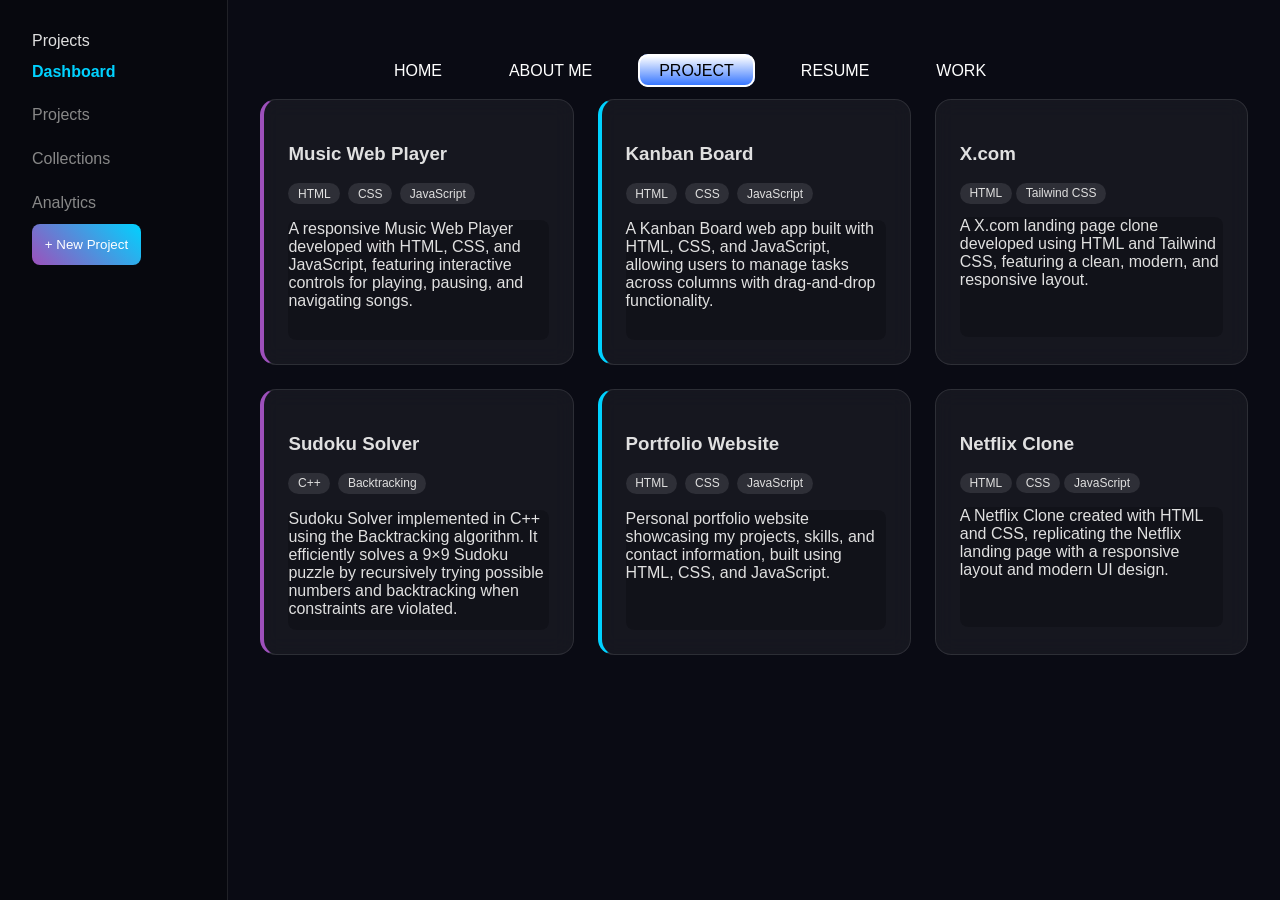
<file: about1.html>
<!DOCTYPE html>
<html lang="en">

<head> 
    <meta charset="UTF-8">
    <meta name="viewport" content="width=device-width, initial-scale=1.0">
    <title>Project Forge Dashboard</title>
    <link rel="stylesheet" href="style2.css">     <link rel="stylesheet" href="https://cdnjs.cloudflare.com/ajax/libs/font-awesome/6.5.1/css/all.min.css">

</head>
 
<body>
    <div class="dashboard-container">
        <!-- <div class="sidebarr"> -->
        <aside class="sidebar">
            <div class="logo">Projects</div>
            <nav>
                <a href="#" class="active">Dashboard</a>
                <a href="#">Projects</a>
                <a href="#">Collections</a>
                <a href="#">Analytics</a>
            </nav>
            <button class="btn-new">+ New Project</button>
        </aside>
        <!-- </div> -->

        <div class="navicon">
            <ul class="navlist">
            <li><a class="nav nav-a home" href="#">Home</a></li>
            <li><a class="nav nav-a about" href="#">About ME</a></li>
            <li><a class="nav nav3 btn " href="#">Project</a></li>
            <li><a class="nav nav-a resume" href="#">RESUME</a></li>
            <li><a class="nav nav-a" href="#">Work</a></li>
        </ul>
        </div>


        <div class="nav-icon">
        <nav class="icon-navbar">
                <a href="#home" class="nav-item" title="Home">
                    <i class="fa-solid fa-house home"></i>
                    <span class="tooltip">Home</span>
                </a>
                <a href="#about" class="nav-item" title="About Me">
                    <i class="fa-solid fa-user about"></i>
                    <span class="tooltip">About</span>
                </a>
                <a href="#projects" class="nav-item" title="Projects">
                    <i class="fa-solid fa-code nav3"></i>
                    <span class="tooltip">Projects</span>
                </a>
                <a href="#resume" class="nav-item" title="Resume">
                    <i class="fa-solid fa-file-pdf fileicon"></i>
                    <span class="tooltip">Resume</span>
                </a>
                <a href="#work" class="nav-item" title="Work Experience">
                    <i class="fa-solid fa-briefcase"></i>
                    <span class="tooltip">Work</span>
                </a>
            </nav>
</div>

        <main class="main-content">
            <header class="top-bar">

                <div class="profile-icon">
            
                </div>
            </header>



            <div class="bento-grid">
                <div class="card1 card card-purple">
                    <div class="card-header">
                        <span class="icon"></span>
                        <h3>Music Web Player</h3>
                    </div>
                    <div class="tags">
                        <span class="tag">HTML</span>
                        <span class="tag status">CSS</span>
                        <span class="tag status">JavaScript</span>
                    </div>
                    <div class="preview-box">
                        A responsive Music Web Player developed with HTML, CSS, and JavaScript, featuring interactive
                        controls for playing, pausing, and navigating songs.
                    </div>
                </div>


                <div class="card2 card card-blue">
                    <div class="card-header">
                        <span class="icon"></span>
                        <h3>Kanban Board</h3>
                    </div>
                    <div class="tags">
                        <span class="tag">HTML</span>
                        <span class="tag status">CSS</span>
                        <span class="tag status">JavaScript</span>
                    </div>
                    <div class="preview-box">A Kanban Board web app built with HTML, CSS, and JavaScript, allowing users
                        to manage tasks across columns with drag-and-drop functionality.</div>
                </div>



                <div class="card3 card card-red tall">
                    <div class="card-header">
                        <span class="icon"></span>
                        <h3>X.com</h3>
                    </div>
                    <span class="tag">HTML</span>
                    <span class="tag status">Tailwind CSS</span>

                    <div class="preview-box large">A X.com landing page clone developed using HTML and Tailwind CSS,
                        featuring a clean, modern, and responsive layout.</div>
                </div>

                <div class="card4 card card-purple">
                    <div class="card-header">
                        <span class="icon"></span>
                        <h3>Sudoku Solver</h3>
                    </div>
                    <div class="tags">
                        <span class="tag">C++</span>
                        <span class="tag status">Backtracking</span>
                    </div>
                    <div class="preview-box">
                        Sudoku Solver implemented in C++ using the Backtracking algorithm. It efficiently solves a 9×9
                        Sudoku puzzle by recursively trying possible numbers and backtracking when constraints are
                        violated.
                    </div>
                </div>

                <div class="card5 card card-blue">
                    <div class="card-header">
                        <span class="icon"></span>
                        <h3>Portfolio Website</h3>
                    </div>
                    <div class="tags">
                        <span class="tag">HTML</span>
                        <span class="tag status">CSS</span>
                        <span class="tag status">JavaScript</span>
                    </div>
                    <div class="preview-box">Personal portfolio website showcasing my projects, skills, and contact
                        information, built using HTML, CSS, and JavaScript.</div>
                </div>

                <div class="card6 card card-red tall">
                    <div class="card-header">
                        <span class="icon"></span>
                        <h3>Netflix Clone</h3>
                    </div>
                    <span class="tag">HTML</span>
                    <span class="tag status">CSS</span>
                    <span class="tag status">JavaScript</span>
                    <div class="preview-box large">A Netflix Clone created with HTML and CSS, replicating the Netflix
                        landing page with a responsive layout and modern UI design.</div>
                </div>
            </div>
        </main>
    </div>
    <script src="script2.js"></script>
</body>

</html>
</file>
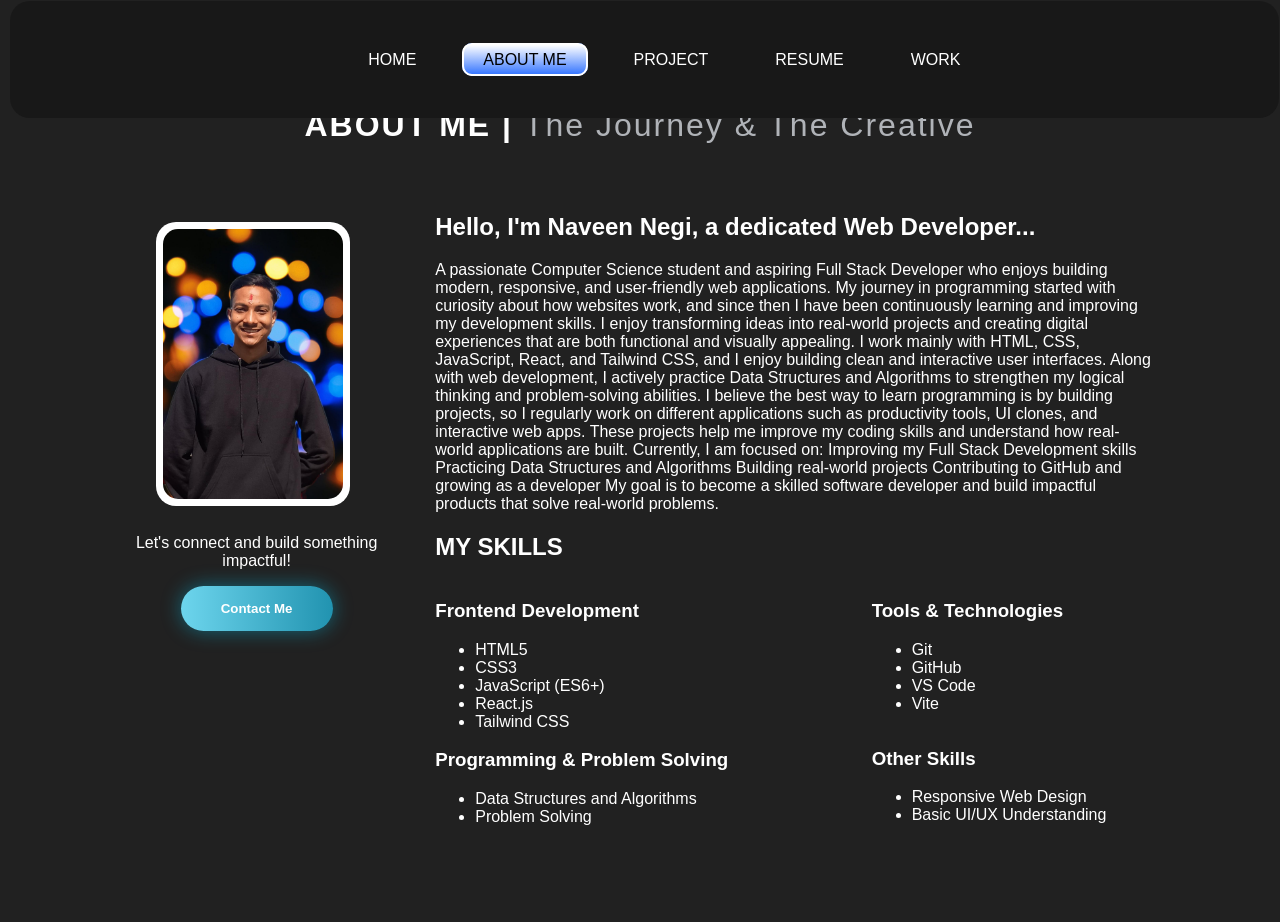
<file: about2.html>
<!DOCTYPE html>
<html lang="en">

<head>
    <meta charset="UTF-8">
    <meta name="viewport" content="width=device-width, initial-scale=1.0">
    <title>About Me - Portfolio</title>
    <link rel="stylesheet" href="style3.css">

     <link rel="stylesheet" href="https://cdnjs.cloudflare.com/ajax/libs/font-awesome/6.5.1/css/all.min.css">



</head>

<body>

    <section class="about-section">
        <div class="navdiv">
            <ul class="navlist">
                <li><a class="home nav nav-a " href="#">Home</a></li>
                <li><a class="nav nav3 " href="#">About ME</a></li>
                <li><a class="nav nav-a btn " href="#">Project</a></li>
                <li><a class="nav nav-a resume" href="#">RESUME</a></li>
                <li><a class="nav nav-a" href="#">Work</a></li>
            </ul>




            

        


        </div>



     <div class="navicon">
        <nav class="icon-navbar">
                <a href="#home" class="nav-item" title="Home">
                    <i class="fa-solid fa-house home"></i>
                    <span class="tooltip">Home</span>
                </a>
                <a href="#about" class="nav-item" title="About Me">
                    <i class="fa-solid fa-user nav3"></i>
                    <span class="tooltip">About</span>
                </a>
                <a href="#projects" class="nav-item" title="Projects">
                    <i class="fa-solid fa-code btn"></i>
                    <span class="tooltip">Projects</span>
                </a>
                <a href="#resume" class="nav-item" title="Resume">
                    <i class="fa-solid fa-file-pdf fileicon"></i>
                    <span class="tooltip">Resume</span>
                </a>
                <a href="#work" class="nav-item" title="Work Experience">
                    <i class="fa-solid fa-briefcase"></i>
                    <span class="tooltip">Work</span>
                </a>
            </nav>
</div>





        <div>
            <h2 class="section-title">ABOUT ME | <span>The Journey & The Creative</span></h2>
        </div>
        <div class="container">
            <div class="about-content">
                <div class="profile-card">
                    <div class="image-wrapper">
                        <img src="assets2/WhatsApp Image 2026-03-06 at 8.44.46 PM.jpeg" alt="Profile Photo">
                    </div>
                    <div class="social-icons">

                    </div>
                    <div class="cta-section">
                        <p>Let's connect and build something impactful!</p>
                        <button class="btncontact">Contact Me</button>
                    </div>
                </div>

                <div class="details-card">
                    <h1>Hello, I'm <span>Naveen Negi</span>, a dedicated Web Developer...</h1>
                    <p>
                     A passionate Computer Science student and aspiring Full Stack Developer who enjoys building
                        modern, responsive, and user-friendly web applications.

                        My journey in programming started with curiosity about how websites work, and since then I have
                        been continuously learning and improving my development skills. I enjoy transforming ideas into
                        real-world projects and creating digital experiences that are both functional and visually
                        appealing.

                        I work mainly with HTML, CSS, JavaScript, React, and Tailwind CSS, and I enjoy building clean
                        and interactive user interfaces. Along with web development, I actively practice Data Structures
                        and Algorithms to strengthen my logical thinking and problem-solving abilities.

                        I believe the best way to learn programming is by building projects, so I regularly work on
                        different applications such as productivity tools, UI clones, and interactive web apps. These
                        projects help me improve my coding skills and understand how real-world applications are built.

                        Currently, I am focused on:

                        Improving my Full Stack Development skills

                        Practicing Data Structures and Algorithms

                        Building real-world projects

                        Contributing to GitHub and growing as a developer

                        My goal is to become a skilled software developer and build impactful products that solve
                        real-world problems.</p>

                    <div class="stats-container">
                        <h2>MY SKILLS</h2>
                        <div class="skills">
                            <div class="skill1">
                                <h3>Frontend Development</h3>
                                <ul>
                                    <li>HTML5</li>
                                    <li>CSS3</li>
                                    <li>JavaScript (ES6+)</li>
                                    <li>React.js</li>
                                    <li>Tailwind CSS</li>
                                </ul>

                                <h3>Programming & Problem Solving</h3>
                                <ul>
                                    <li>Data Structures and Algorithms</li>
                                    <li>Problem Solving</li>
                                </ul>
                            </div>


                            <div class="skill2">
                                <h3>Tools & Technologies</h3>
                                <ul>
                                    <li>Git</li>
                                    <li>GitHub</li>
                                    <li>VS Code</li>
                                    <li>Vite</li>
                                </ul>

                                <h3 style="margin-top: 35px;">Other Skills</h3>
                                <ul>
                                    <li>Responsive Web Design</li>

                                    <li>Basic UI/UX Understanding</li>
                                </ul>
                            </div>
                        </div>
                    </div>
                </div>
            </div>


        </div>
    </section>
    <script src="script3.js"></script>
</body>

</html>
</file>
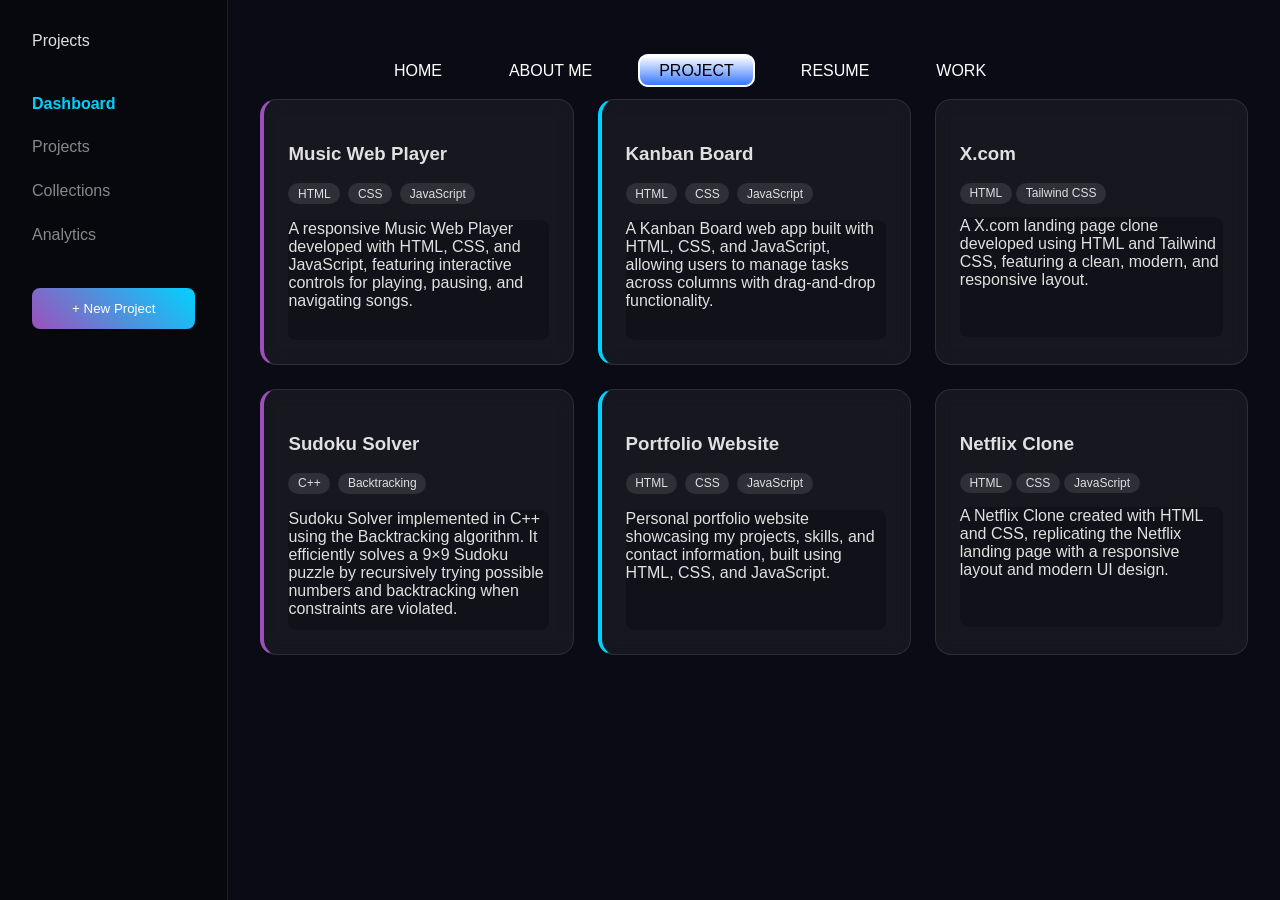
<file: index/index2.html>
<!DOCTYPE html>
<html lang="en">

<head>
    <meta charset="UTF-8">
    <meta name="viewport" content="width=device-width, initial-scale=1.0">
    <title>Project Forge Dashboard</title>
    <link rel="stylesheet" href="../style/style2.css">
</head>

<body>
    <div class="dashboard-container">
        <aside class="sidebar">
            <div class="logo">Projects</div>
            <nav>
                <a href="#" class="active">Dashboard</a>
                <a href="#">Projects</a>
                <a href="#">Collections</a>
                <a href="#">Analytics</a>
            </nav>
            <button class="btn-new">+ New Project</button>
        </aside>

        <div>
            <ul class="navlist">
            <li><a class="nav nav-a home" href="#">Home</a></li>
            <li><a class="nav nav-a about" href="#">About ME</a></li>
            <li><a class="nav nav3 btn " href="#">Project</a></li>
            <li><a class="nav nav-a resume" href="#">RESUME</a></li>
            <li><a class="nav nav-a" href="#">Work</a></li>
        </ul>
        </div>

        <main class="main-content">
            <header class="top-bar">

                <div class="profile-icon">
            
                </div>
            </header>



            <div class="bento-grid">
                <div class="card1 card card-purple">
                    <div class="card-header">
                        <span class="icon"></span>
                        <h3>Music Web Player</h3>
                    </div>
                    <div class="tags">
                        <span class="tag">HTML</span>
                        <span class="tag status">CSS</span>
                        <span class="tag status">JavaScript</span>
                    </div>
                    <div class="preview-box">
                        A responsive Music Web Player developed with HTML, CSS, and JavaScript, featuring interactive
                        controls for playing, pausing, and navigating songs.
                    </div>
                </div>


                <div class="card2 card card-blue">
                    <div class="card-header">
                        <span class="icon"></span>
                        <h3>Kanban Board</h3>
                    </div>
                    <div class="tags">
                        <span class="tag">HTML</span>
                        <span class="tag status">CSS</span>
                        <span class="tag status">JavaScript</span>
                    </div>
                    <div class="preview-box">A Kanban Board web app built with HTML, CSS, and JavaScript, allowing users
                        to manage tasks across columns with drag-and-drop functionality.</div>
                </div>



                <div class="card3 card card-red tall">
                    <div class="card-header">
                        <span class="icon"></span>
                        <h3>X.com</h3>
                    </div>
                    <span class="tag">HTML</span>
                    <span class="tag status">Tailwind CSS</span>

                    <div class="preview-box large">A X.com landing page clone developed using HTML and Tailwind CSS,
                        featuring a clean, modern, and responsive layout.</div>
                </div>

                <div class="card4 card card-purple">
                    <div class="card-header">
                        <span class="icon"></span>
                        <h3>Sudoku Solver</h3>
                    </div>
                    <div class="tags">
                        <span class="tag">C++</span>
                        <span class="tag status">Backtracking</span>
                    </div>
                    <div class="preview-box">
                        Sudoku Solver implemented in C++ using the Backtracking algorithm. It efficiently solves a 9×9
                        Sudoku puzzle by recursively trying possible numbers and backtracking when constraints are
                        violated.
                    </div>
                </div>

                <div class="card5 card card-blue">
                    <div class="card-header">
                        <span class="icon"></span>
                        <h3>Portfolio Website</h3>
                    </div>
                    <div class="tags">
                        <span class="tag">HTML</span>
                        <span class="tag status">CSS</span>
                        <span class="tag status">JavaScript</span>
                    </div>
                    <div class="preview-box">Personal portfolio website showcasing my projects, skills, and contact
                        information, built using HTML, CSS, and JavaScript.</div>
                </div>

                <div class="ccard6 card card-red tall">
                    <div class="card-header">
                        <span class="icon"></span>
                        <h3>Netflix Clone</h3>
                    </div>
                    <span class="tag">HTML</span>
                    <span class="tag status">CSS</span>
                    <span class="tag status">JavaScript</span>
                    <div class="preview-box large">A Netflix Clone created with HTML and CSS, replicating the Netflix
                        landing page with a responsive layout and modern UI design.</div>
                </div>
            </div>
        </main>
    </div>
    <script src="../script/script2.js"></script>
</body>

</html>
</file>
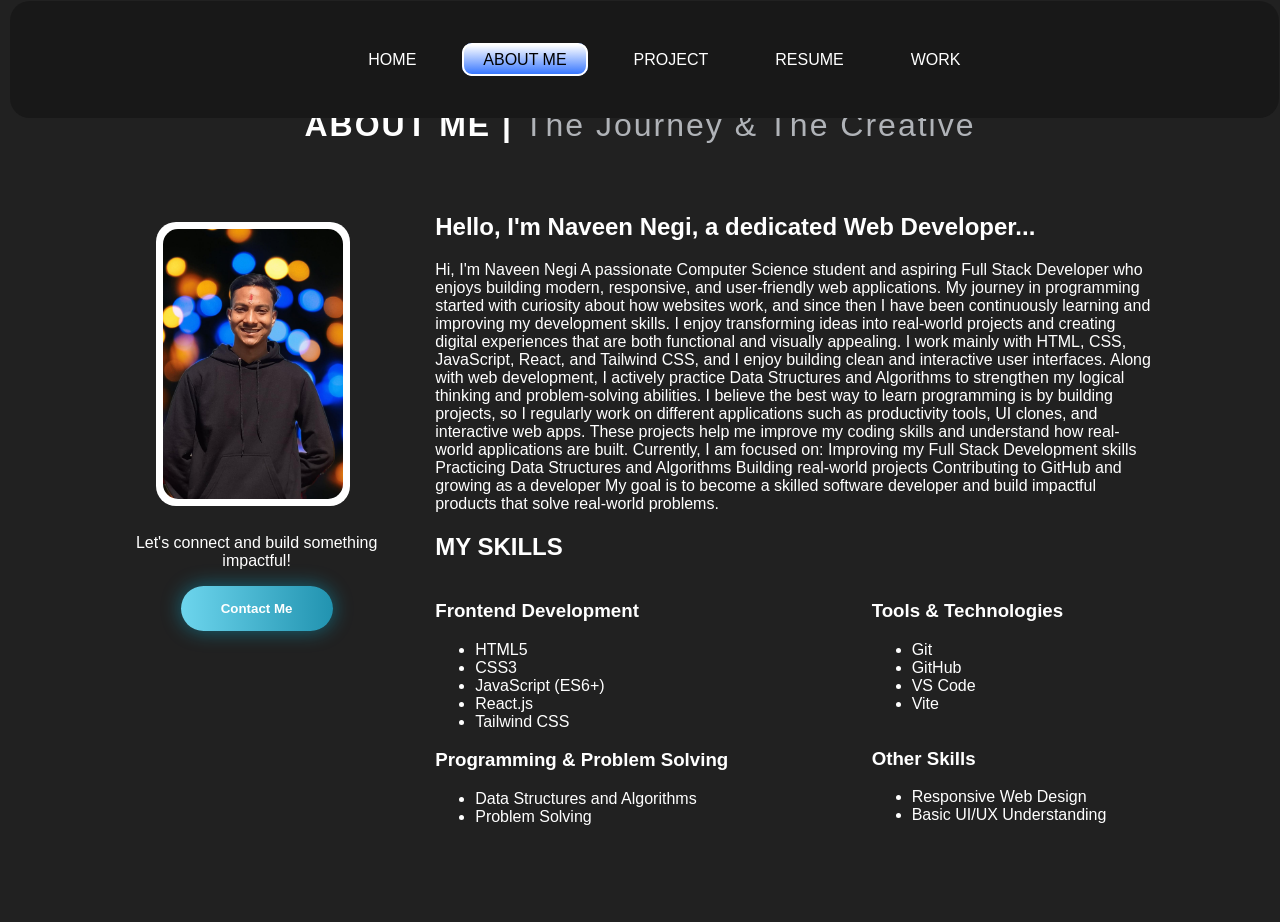
<file: index/index3.html>
<!DOCTYPE html>
<html lang="en">

<head>
    <meta charset="UTF-8">
    <meta name="viewport" content="width=device-width, initial-scale=1.0">
    <title>About Me - Portfolio</title>
    <link rel="stylesheet" href="../style/style3.css">
</head>

<body>

    <section class="about-section">
        <div class="navdiv">
            <ul class="navlist">
                <li><a class="home nav nav-a " href="#">Home</a></li>
                <li><a class="nav nav3 " href="#">About ME</a></li>
                <li><a class="nav nav-a btn " href="#">Project</a></li>
                <li><a class="nav nav-a resume" href="#">RESUME</a></li>
                <li><a class="nav nav-a" href="#">Work</a></li>
            </ul>
        </div>
        <div>
            <h2 class="section-title">ABOUT ME | <span>The Journey & The Creative</span></h2>
        </div>
        <div class="container">
            <div class="about-content">
                <div class="profile-card">
                    <div class="image-wrapper">
                        <img src="../assets2/WhatsApp Image 2026-03-06 at 8.44.46 PM.jpeg" alt="Profile Photo">
                    </div>
                    <div class="social-icons">

                    </div>
                    <div class="cta-section">
                        <p>Let's connect and build something impactful!</p>
                        <button class="btn-contact">Contact Me</button>
                    </div>
                </div>

                <div class="details-card">
                    <h1>Hello, I'm <span>Naveen Negi</span>, a dedicated Web Developer...</h1>
                    <p>Hi, I'm Naveen Negi
                        A passionate Computer Science student and aspiring Full Stack Developer who enjoys building
                        modern, responsive, and user-friendly web applications.

                        My journey in programming started with curiosity about how websites work, and since then I have
                        been continuously learning and improving my development skills. I enjoy transforming ideas into
                        real-world projects and creating digital experiences that are both functional and visually
                        appealing.

                        I work mainly with HTML, CSS, JavaScript, React, and Tailwind CSS, and I enjoy building clean
                        and interactive user interfaces. Along with web development, I actively practice Data Structures
                        and Algorithms to strengthen my logical thinking and problem-solving abilities.

                        I believe the best way to learn programming is by building projects, so I regularly work on
                        different applications such as productivity tools, UI clones, and interactive web apps. These
                        projects help me improve my coding skills and understand how real-world applications are built.

                        Currently, I am focused on:

                        Improving my Full Stack Development skills

                        Practicing Data Structures and Algorithms

                        Building real-world projects

                        Contributing to GitHub and growing as a developer

                        My goal is to become a skilled software developer and build impactful products that solve
                        real-world problems.</p>

                    <div class="stats-container">
                        <h2>MY SKILLS</h2>
                        <div class="skills">
                            <div class="skill1">
                                <h3>Frontend Development</h3>
                                <ul>
                                    <li>HTML5</li>
                                    <li>CSS3</li>
                                    <li>JavaScript (ES6+)</li>
                                    <li>React.js</li>
                                    <li>Tailwind CSS</li>
                                </ul>

                                <h3>Programming & Problem Solving</h3>
                                <ul>
                                    <li>Data Structures and Algorithms</li>
                                    <li>Problem Solving</li>
                                </ul>
                            </div>


                            <div class="skill2">
                                <h3>Tools & Technologies</h3>
                                <ul>
                                    <li>Git</li>
                                    <li>GitHub</li>
                                    <li>VS Code</li>
                                    <li>Vite</li>
                                </ul>

                                <h3 style="margin-top: 35px;">Other Skills</h3>
                                <ul>
                                    <li>Responsive Web Design</li>
                                
                                    <li>Basic UI/UX Understanding</li>
                                </ul>
                            </div>
                        </div>
                    </div>
                </div>
            </div>


        </div>
    </section>
    <script src="../script/script3.js"></script>
</body>

</html>
</file>
<file: style2.css>
:root {
    --bg-dark: #0a0b14;
    --card-bg: rgba(255, 255, 255, 0.05);
    --border-color: rgba(255, 255, 255, 0.1);
    --neon-blue: #00d2ff;
    --neon-purple: #9d50bb;
    --text-main: #e0e0e0;
}

body {
    margin: 0;
    font-family: 'Inter', sans-serif;
    background-color: var(--bg-dark);
    color: var(--text-main);
} 
  
.dashboard-container {
    display: flex;
    min-height: 100vh;
}

/* Sidebar Styling */
.sidebar {
    width: 240px;
    background: rgba(0, 0, 0, 0.3);
    border-right: 1px solid var(--border-color);
    padding: 2rem;
    display: block;
    flex-direction: column;
    gap: 2rem;
}

/* .sidebarr{
    display: block;
} */

.sidebar nav a {
    display: block;
    color: #888;
    text-decoration: none;
    padding: 0.8rem 0;
    transition: 0.3s;
}

.sidebar nav a.active { color: var(--neon-blue); font-weight: bold; }

.btn-new {
    background: linear-gradient(45deg, var(--neon-purple), var(--neon-blue));
    border: none;
    padding: 0.8rem;
    color: white;
    border-radius: 8px;
    cursor: pointer;
}

/* Main Content & Grid */
.main-content {
    flex-grow: 1;
    padding: 2rem;
    overflow-y: auto;
        margin: 35px 0
}

.bento-grid {
    display: grid;
    grid-template-columns: repeat(auto-fit, minmax(300px, 1fr));
    gap: 1.5rem;
    margin-top: 2rem;
}

.card {
    background: var(--card-bg);
    border: 1px solid var(--border-color);
    border-radius: 16px;
    padding: 1.5rem;
    transition: transform 0.3s ease, box-shadow 0.3s ease;
    backdrop-filter: blur(10px);
}

.card:hover {
    transform: translateY(-5px);
    box-shadow: 0 10px 30px rgba(0, 0, 0, 0.5);
    border-color: var(--neon-blue);
}

/* Project Highlights */
.card-purple { border-left: 4px solid var(--neon-purple); }
.card-blue { border-left: 4px solid var(--neon-blue); }

.tags {
    margin: 1rem 0;
    display: flex;
    gap: 0.5rem;
}

.tag {
    font-size: 0.75rem;
    background: rgba(255, 255, 255, 0.1);
    padding: 0.2rem 0.6rem;
    border-radius: 20px;
}

.preview-box {
    width: 100%;
    height: 120px;
    background: rgba(0, 0, 0, 0.2);
    border-radius: 8px;
    margin-top: 1rem;
}

.hero-stats {
    background: linear-gradient(135deg, rgba(20, 22, 40, 0.8), rgba(10, 11, 20, 0.8));
    padding: 2rem;
    border-radius: 20px;
    border: 1px solid var(--border-color);
}


.navlist{
    display: flex;
    gap: 25px;
    left: 10px;
    justify-content: center;
    height: 15vh;
    width: 100%;
    align-items: center;
    position: fixed;
       list-style: none;
       top: -13px;
       z-index: 10;
}

 

.navlist .nav{
    text-decoration: none;
    text-transform: uppercase;
    font-size: 1rem;
}
.navlist .nav-a{
    text-decoration: none;
    text-transform: uppercase;
    font-size: 1rem;
    color: #ffff;
}

.nav{
    padding: 6px 19px;
    border: 2px solid transparent;
    border-radius: 10px;
}

.nav:hover{
    border: 2px solid white;
    background: linear-gradient(#ffff , #3877ff);
    color: black;
}

.nav3{
    border: 2px solid white;
    background: linear-gradient(#ffff , #3877ff);
    color: black;
}


/* javascript */
.card1, .card2, .card3, .card4, .card5, .card6{
    cursor: pointer;
}
.about{
    cursor: pointer;
}
.resume{
    cursor: pointer;
}
.fileicon{
    cursor: pointer;
}





:root {
    --nav-bg: #1a1a1a;
    --nav-accent: #00d2ff;
    --icon-color: #ffffff;
}

body {
    margin: 0;
    /* background-color: #f0f0f0; Just for contrast */
}

.icon-navbar {
    position: fixed;
    left: 20px;
    top: 50%;
    transform: translateY(-50%);
    background-color: var(--nav-bg);
    display: flex ;    
    flex-direction: row;
    padding: 15px 10px;
    border-radius: 50px;
    box-shadow: 0 10px 25px rgba(0,0,0,0.3);
    z-index: 1000;
    width: 87vw;
}



.nav-item {
    color: var(--icon-color);
    text-decoration: none;
    font-size: 1.4rem;
    margin: 15px 5px;
    position: relative;
    display: flex;
    align-items: center;
    justify-content: center;
    transition: all 0.3s ease;
}

/* Hover effect */
.nav-item:hover {
    color: var(--nav-accent);
    transform: scale(1.2);
}

/* Tooltip (Name appears on hover) */
.tooltip {
    position: absolute;
    left: 50px;
    background: var(--nav-bg);
    color: white;
    padding: 5px 12px;
    border-radius: 5px;
    font-size: 0.8rem;
    font-family: sans-serif;
    opacity: 0;
    pointer-events: none;
    transition: 0.3s;
    white-space: nowrap;
}

.nav-item:hover .tooltip {
    opacity: 1;
    left: 60px;
}

/* Mobile View: Moves to bottom of screen */
@media (max-width: 1000px) {
    .icon-navbar {
            display: flex;
    justify-content: center;
    align-items: center;
         gap: 2vh;
        left: 50%;
        top: 24px;
        bottom: auto;
        transform: translateX(-50%);
        flex-direction: row;
        padding: 10px 20px;
    }
    
    .nav-item {
        margin: 5px 15px;
    }

    .tooltip {
        display: none; /* Hide tooltips on mobile */
    }
}





.navicon{
    display: block;
}
.nav-icon{
    display: none;
}
@media (max-width: 1000px) {
    .nav-icon{
        display: block;
    }
    .navicon{
        display: none;
    }
    .navdiv{
        display: none;
    }
    .sidebar{
        display: none;
    }

}
</file>
<file: style3.css>
:root {
    --bg-dark: #0a0e14;
    --accent-blue: #00d2ff;
    --accent-purple: #9d50bb;
    --text-gray: #b0b3b8;
}

body {
    background-color: var(--bg-dark);
    color: white;
    font-family: 'Segoe UI', sans-serif;
    margin: 0;
}

.about-section {
    padding: 80px 10%;
    background: #212121;
}

.section-title {
    text-align: center;
    font-size: 2rem;
    letter-spacing: 2px;
}

.section-title span { color: var(--text-gray); font-weight: 300; }

.about-content {
    display: flex;
    gap: 50px;
    margin-top: 50px;
    align-items: flex-start;
    
}

/* Profile Card Styling */
.profile-card {
    flex: 1;
    text-align: center;
}

.image-wrapper {
    position: relative;
    padding: 7px;
    border-radius: 20px;
    background: #ffffff;
    width: 70%;
    margin: 28px;
}

.image-wrapper img {
    width: 100%;
    border-radius: 15px;
    display: block;
}

/* Skills & Bars */
.skill-bar {
    margin-bottom: 15px;
    font-size: 0.8rem;
}

.bar {
    background: #1e2229;
    height: 8px;
    border-radius: 10px;
    margin-top: 5px;
}

.fill {
    height: 100%;
    border-radius: 10px;
    background: linear-gradient(90deg, var(--accent-blue), var(--accent-purple));
}

/* Button with Glow */
.btncontact {
    background: linear-gradient(90deg, #6dd5ed, #2193b0);
    border: none;
    padding: 15px 40px;
    border-radius: 30px;
    color: white;
    font-weight: bold;
    cursor: pointer;
    box-shadow: 0 0 20px rgba(0, 210, 255, 0.4);
    transition: 0.3s;
}

.btncontact:hover {
    transform: scale(1.05);
    box-shadow: 0 0 30px rgba(0, 210, 255, 0.6);
}
.details-card{
    width: 70%;
}
.skills{
    display: flex;
    gap: 20%;
}
.skill2{
    gap: 10px;
}



.navdiv{
    display: block;
}
.navlist{
    display: flex;
    gap: 25px;
    left: 10px;
    justify-content: center;
    height: 13vh;
    width: 96%;
    align-items: center;
    position: fixed;
       list-style: none;
       top: -13px;
       background-color: #181818;
       top: -15px;
    z-index: 10;
    border-radius: 20px;
}
 

.navlist .nav{
    text-decoration: none;
    text-transform: uppercase;
    font-size: 1rem;
}
.navlist .nav-a{
    text-decoration: none;
    text-transform: uppercase;
    font-size: 1rem;
    color: #ffff;
}

.nav{
    padding: 6px 19px;
    border: 2px solid transparent;
    border-radius: 10px;
}

.nav:hover{
    border: 2px solid white;
    background: linear-gradient(#ffff , #3877ff);
    color: black;
}

.nav3{
    border: 2px solid white;
    background: linear-gradient(#ffff , #3877ff);
    color: black;
}

.resume{
    cursor: pointer;
}

.fileicon{
     cursor: pointer;
}







:root {
    --nav-bg: #1a1a1a;
    --nav-accent: #00d2ff;
    --icon-color: #ffffff;
}

body {
    margin: 0;
    background-color: #f0f0f0; /* Just for contrast */
}

.icon-navbar {
    position: fixed;
    left: 20px;
    top: 50%;
    transform: translateY(-50%);
    background-color: var(--nav-bg);
    display: flex ;
    flex-direction: row;
    padding: 15px 10px;
    border-radius: 50px;
    box-shadow: 0 10px 25px rgba(0,0,0,0.3);
    z-index: 1000;
    width: 87vw;
}

.navicon{
    display: none;
}

.nav-item {
    color: var(--icon-color);
    text-decoration: none;
    font-size: 1.4rem;
    margin: 15px 5px;
    position: relative;
    display: flex;
    align-items: center;
    justify-content: center;
    transition: all 0.3s ease;
}

/* Hover effect */
.nav-item:hover {
    color: var(--nav-accent);
    transform: scale(1.2);
}

/* Tooltip (Name appears on hover) */
.tooltip {
    position: absolute;
    left: 50px;
    background: var(--nav-bg);
    color: white;
    padding: 5px 12px;
    border-radius: 5px;
    font-size: 0.8rem;
    font-family: sans-serif;
    opacity: 0;
    pointer-events: none;
    transition: 0.3s;
    white-space: nowrap;
}

.nav-item:hover .tooltip {
    opacity: 1;
    left: 60px;
}

/* Mobile View: Moves to bottom of screen */
@media (max-width: 768px) {
    .icon-navbar {
            display: flex;
    justify-content: center;
    align-items: center;
         gap: 2vh;
        left: 50%;
        top: 2px;
        bottom: auto;
        transform: translateX(-50%);
        flex-direction: row;
        padding: 10px 20px;
    }
    
    .nav-item {
        margin: 5px 15px;
    }

    .tooltip {
        display: none; /* Hide tooltips on mobile */
    }
}










@media (max-width: 1000px) {
    .about-content{
        display: block;
    }
    .profile-card {
        margin-left: 30px;
    }
    .details-card{
        width: 100%;
    }
    .skills{
        display: block;
    }
}

@media (max-width: 665px) {
    .navicon{
        display: block;
    }
    .navdiv{
        display: none;
    }

}
</file>
<file: style/style2.css>
:root {
    --bg-dark: #0a0b14;
    --card-bg: rgba(255, 255, 255, 0.05);
    --border-color: rgba(255, 255, 255, 0.1);
    --neon-blue: #00d2ff;
    --neon-purple: #9d50bb;
    --text-main: #e0e0e0;
}

body {
    margin: 0;
    font-family: 'Inter', sans-serif;
    background-color: var(--bg-dark);
    color: var(--text-main);
}

.dashboard-container {
    display: flex;
    min-height: 100vh;
}

/* Sidebar Styling */
.sidebar {
    width: 240px;
    background: rgba(0, 0, 0, 0.3);
    border-right: 1px solid var(--border-color);
    padding: 2rem;
    display: flex;
    flex-direction: column;
    gap: 2rem;
}

.sidebar nav a {
    display: block;
    color: #888;
    text-decoration: none;
    padding: 0.8rem 0;
    transition: 0.3s;
}

.sidebar nav a.active { color: var(--neon-blue); font-weight: bold; }

.btn-new {
    background: linear-gradient(45deg, var(--neon-purple), var(--neon-blue));
    border: none;
    padding: 0.8rem;
    color: white;
    border-radius: 8px;
    cursor: pointer;
}

/* Main Content & Grid */
.main-content {
    flex-grow: 1;
    padding: 2rem;
    overflow-y: auto;
        margin: 35px 0
}

.bento-grid {
    display: grid;
    grid-template-columns: repeat(auto-fit, minmax(300px, 1fr));
    gap: 1.5rem;
    margin-top: 2rem;
}

.card {
    background: var(--card-bg);
    border: 1px solid var(--border-color);
    border-radius: 16px;
    padding: 1.5rem;
    transition: transform 0.3s ease, box-shadow 0.3s ease;
    backdrop-filter: blur(10px);
}

.card:hover {
    transform: translateY(-5px);
    box-shadow: 0 10px 30px rgba(0, 0, 0, 0.5);
    border-color: var(--neon-blue);
}

/* Project Highlights */
.card-purple { border-left: 4px solid var(--neon-purple); }
.card-blue { border-left: 4px solid var(--neon-blue); }

.tags {
    margin: 1rem 0;
    display: flex;
    gap: 0.5rem;
}

.tag {
    font-size: 0.75rem;
    background: rgba(255, 255, 255, 0.1);
    padding: 0.2rem 0.6rem;
    border-radius: 20px;
}

.preview-box {
    width: 100%;
    height: 120px;
    background: rgba(0, 0, 0, 0.2);
    border-radius: 8px;
    margin-top: 1rem;
}

.hero-stats {
    background: linear-gradient(135deg, rgba(20, 22, 40, 0.8), rgba(10, 11, 20, 0.8));
    padding: 2rem;
    border-radius: 20px;
    border: 1px solid var(--border-color);
}


.navlist{
    display: flex;
    gap: 25px;
    left: 10px;
    justify-content: center;
    height: 15vh;
    width: 100%;
    align-items: center;
    position: fixed;
       list-style: none;
       top: -13px;
       z-index: 10;
}
 

.navlist .nav{
    text-decoration: none;
    text-transform: uppercase;
    font-size: 1rem;
}
.navlist .nav-a{
    text-decoration: none;
    text-transform: uppercase;
    font-size: 1rem;
    color: #ffff;
}

.nav{
    padding: 6px 19px;
    border: 2px solid transparent;
    border-radius: 10px;
}

.nav:hover{
    border: 2px solid white;
    background: linear-gradient(#ffff , #3877ff);
    color: black;
}

.nav3{
    border: 2px solid white;
    background: linear-gradient(#ffff , #3877ff);
    color: black;
}


/* javascript */
.card1, .card2, .card3, .card4, .card5, .card6{
    cursor: pointer;
}
.about{
    cursor: pointer;
}
.resume{
    cursor: pointer;
}
</file>
<file: style/style3.css>
:root {
    --bg-dark: #0a0e14;
    --accent-blue: #00d2ff;
    --accent-purple: #9d50bb;
    --text-gray: #b0b3b8;
}

body {
    background-color: var(--bg-dark);
    color: white;
    font-family: 'Segoe UI', sans-serif;
    margin: 0;
}

.about-section {
    padding: 80px 10%;
    background: #212121;
}

.section-title {
    text-align: center;
    font-size: 2rem;
    letter-spacing: 2px;
}

.section-title span { color: var(--text-gray); font-weight: 300; }

.about-content {
    display: flex;
    gap: 50px;
    margin-top: 50px;
    align-items: flex-start;
    
}

/* Profile Card Styling */
.profile-card {
    flex: 1;
    text-align: center;
}

.image-wrapper {
    position: relative;
    padding: 7px;
    border-radius: 20px;
    background: #ffffff;
    width: 70%;
    margin: 28px;
}

.image-wrapper img {
    width: 100%;
    border-radius: 15px;
    display: block;
}

/* Skills & Bars */
.skill-bar {
    margin-bottom: 15px;
    font-size: 0.8rem;
}

.bar {
    background: #1e2229;
    height: 8px;
    border-radius: 10px;
    margin-top: 5px;
}

.fill {
    height: 100%;
    border-radius: 10px;
    background: linear-gradient(90deg, var(--accent-blue), var(--accent-purple));
}

/* Button with Glow */
.btn-contact {
    background: linear-gradient(90deg, #6dd5ed, #2193b0);
    border: none;
    padding: 15px 40px;
    border-radius: 30px;
    color: white;
    font-weight: bold;
    cursor: pointer;
    box-shadow: 0 0 20px rgba(0, 210, 255, 0.4);
    transition: 0.3s;
}

.btn-contact:hover {
    transform: scale(1.05);
    box-shadow: 0 0 30px rgba(0, 210, 255, 0.6);
}
.details-card{
    width: 70%;
}
.skills{
    display: flex;
    gap: 20%;
}
.skill2{
    gap: 10px;
}

.navlist{
    display: flex;
    gap: 25px;
    left: 10px;
    justify-content: center;
    height: 13vh;
    width: 96%;
    align-items: center;
    position: fixed;
       list-style: none;
       top: -13px;
       background-color: #181818;
       top: -15px;
    z-index: 10;
    border-radius: 20px;
}
 

.navlist .nav{
    text-decoration: none;
    text-transform: uppercase;
    font-size: 1rem;
}
.navlist .nav-a{
    text-decoration: none;
    text-transform: uppercase;
    font-size: 1rem;
    color: #ffff;
}

.nav{
    padding: 6px 19px;
    border: 2px solid transparent;
    border-radius: 10px;
}

.nav:hover{
    border: 2px solid white;
    background: linear-gradient(#ffff , #3877ff);
    color: black;
}

.nav3{
    border: 2px solid white;
    background: linear-gradient(#ffff , #3877ff);
    color: black;
}

.resume{
    cursor: pointer;
}
</file>
